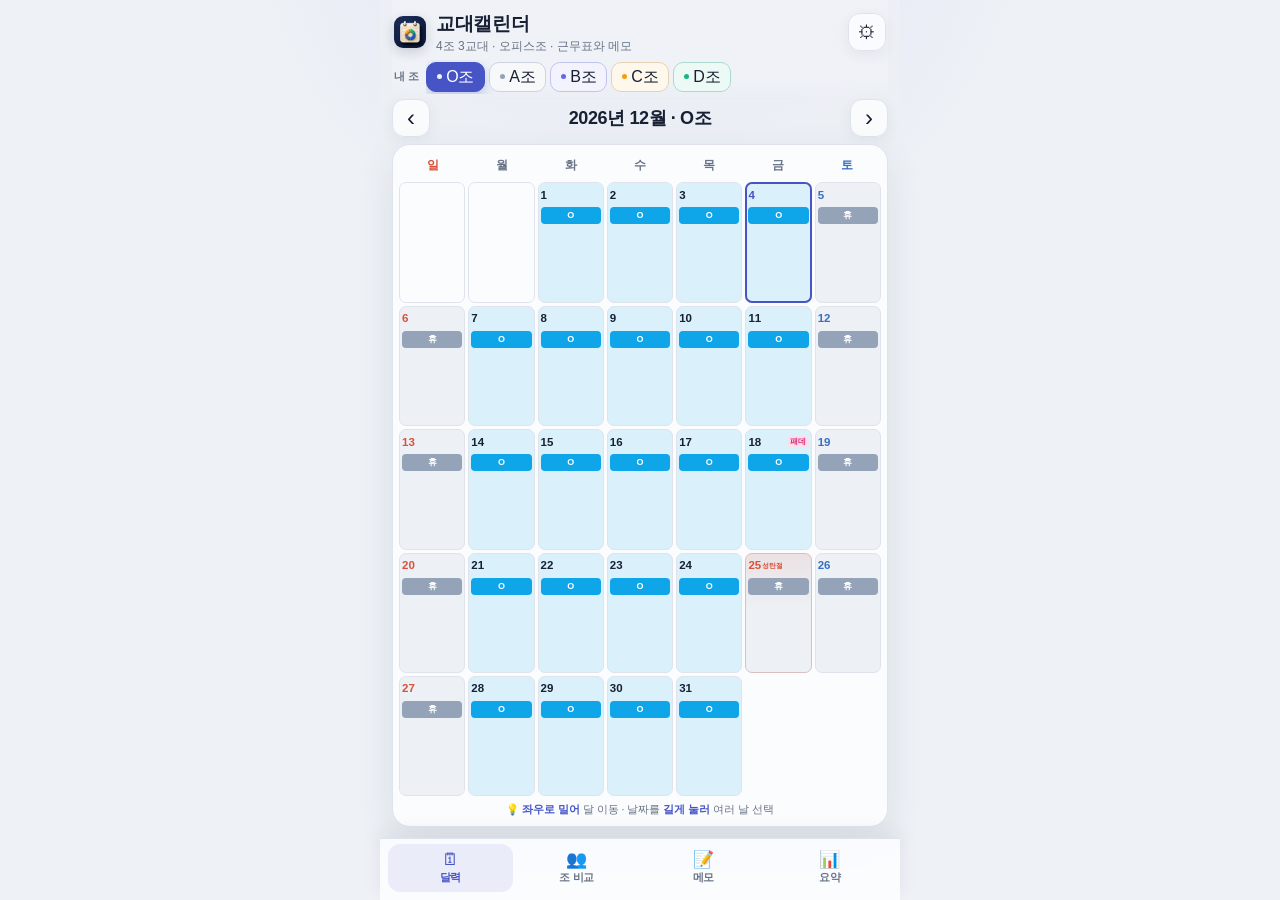
<file: index.html>
<!DOCTYPE html>
<html lang="ko">
<head>
  <meta charset="UTF-8" />
  <meta name="viewport" content="width=device-width, initial-scale=1.0, maximum-scale=1.0, user-scalable=no, viewport-fit=cover" />
  <title>교대캘린더: 교대근무자를 위한 캘린더</title>
  <meta name="description" content="교대근무자의 일정과 메모를 한눈에 보고 친구와 공유하는 교대캘린더" />
  <meta name="theme-color" content="#18233f" />
  <meta name="mobile-web-app-capable" content="yes" />
  <meta name="apple-mobile-web-app-capable" content="yes" />
  <meta name="apple-mobile-web-app-title" content="교대캘린더" />
  <meta name="apple-mobile-web-app-status-bar-style" content="default" />
  <link rel="manifest" href="manifest.json" />
  <link rel="icon" href="icons/icon-192-v2.png" />
  <link rel="apple-touch-icon" href="icons/icon-180-v2.png" />
  <link rel="stylesheet" href="style.css?v=20261128e" />
  <script>
    /* 화면이 그려지기 전에 테마를 정한다. app.js 를 기다리면 어두운 화면에서
       흰 화면이 한 번 번쩍인다. '자동'이면 기기 설정을 따른다. */
    (function(){
      var saved;
      try{ saved = localStorage.getItem('shiftcal.theme'); }catch(e){}
      var mode = (saved === 'light' || saved === 'dark') ? saved : 'auto';
      var dark = mode === 'dark' || (mode === 'auto'
        && window.matchMedia && window.matchMedia('(prefers-color-scheme: dark)').matches);
      document.documentElement.dataset.theme = dark ? 'dark' : 'light';
      document.documentElement.dataset.themeMode = mode;
    })();
  </script>
</head>
<body>
  <div class="app">
    <!-- 상단 헤더: 브랜드 줄 + 내 조 선택 줄 -->
    <header class="app-header">
      <div class="header-top">
        <div class="brand">
          <img class="brand-logo" src="icons/icon-192-v2.png" alt="" />
          <div class="brand-text">
            <h1>교대캘린더</h1>
            <p class="brand-sub">4조 3교대 · 오피스조 · 근무표와 메모</p>
          </div>
        </div>
        <button class="icon-btn" id="btnSettings" aria-label="설정">⚙</button>
      </div>
      <!-- 내 조 선택 — 다섯 개 조를 모두 왼쪽에 펼쳐 둔다(설정에서도 바꿀 수 있다) -->
      <nav class="group-bar" id="groupBar" aria-label="내 조 선택">
        <span class="group-bar-label">내 조</span>
        <div class="group-bar-chips" id="groupBarChips"></div>
      </nav>
    </header>

    <!-- 공유 보기 + 공동 메모 배너 -->
    <div class="sync-banner" id="syncBanner" hidden></div>

    <!-- 초대 링크를 브라우저로 연 친구에게만 보이는 앱 설치 안내 -->
    <div class="install-banner" id="installBanner" hidden></div>

    <!-- 월 이동 -->
    <section class="month-nav">
      <button class="icon-btn nav" id="btnPrev" aria-label="이전 달">‹</button>
      <button class="month-title" id="monthTitle">2026년 6월</button>
      <button class="icon-btn nav" id="btnNext" aria-label="다음 달">›</button>
    </section>

    <!-- 기간 선택 안내 -->
    <div class="range-banner" id="rangeBanner" hidden>
      <span id="rangeBannerText"></span>
      <button id="rangeCancel">취소</button>
    </div>

    <!-- 캘린더 (달력 탭) -->
    <main class="calendar" id="singleCalendar" data-tab-panel="calendar">
      <div class="weekdays" id="weekdays"></div>
      <div class="grid" id="grid"></div>
      <p class="cal-hint">💡 <b>좌우로 밀어</b> 달 이동 · 날짜를 <b>길게 눌러</b> 여러 날 선택</p>
    </main>

    <!-- 오늘 조별 배치 (조 비교 탭의 머리 카드) -->
    <section class="team-board" id="teamBoard" data-tab-panel="groups" hidden></section>

    <!-- 조별 가로 비교표 (조 비교 탭) -->
    <section class="all-groups-calendar" id="allGroupsCalendar" data-tab-panel="groups" hidden>
      <div class="all-groups-head">
        <div>
          <span>월간 근무 흐름</span>
          <h2>A·B·C·D·O조 비교</h2>
        </div>
        <p>좌우로 밀어서 날짜를 확인하세요</p>
      </div>
      <div class="all-groups-scroll" id="allGroupsScroll">
        <div class="all-groups-grid" id="allGroupsGrid"></div>
      </div>
      <p class="all-groups-hint">근무 칸을 누르면 해당 조의 일정과 메모를 수정할 수 있어요.</p>
    </section>

    <!-- 이번 달 메모 (메모 탭) -->
    <section class="memo-panel" id="memoPanel" data-tab-panel="memo" hidden></section>

    <!-- 이번 달 공휴일 (요약 탭) -->
    <section class="holiday-panel" id="holidayPanel" data-tab-panel="info" hidden></section>

    <!-- 오늘 · 다음 근무 · 다음 휴무 (요약 탭) -->
    <section class="today-card" id="todayCard" data-tab-panel="info" hidden></section>

    <!-- 월 요약 (요약 탭) -->
    <section class="summary" id="summary" data-tab-panel="info" hidden></section>

    <!-- 범례 (요약 탭) -->
    <section class="legend" id="legend" data-tab-panel="info" hidden></section>

    <footer class="app-footer" id="appFooter" data-tab-panel="info" hidden>
      <button class="btn-soft" id="btnToday">오늘로 이동</button>
      <div class="app-version">ver 2026.11.28</div>
    </footer>

    <!-- 하단 탭 — 한 화면을 길게 밀어 보지 않고 네 갈래로 나눠 본다 -->
    <nav class="tabbar" id="tabbar" aria-label="화면 이동">
      <button type="button" data-tab="calendar">
        <i aria-hidden="true">🗓</i><span>달력</span>
      </button>
      <button type="button" data-tab="groups">
        <i aria-hidden="true">👥</i><span>조 비교</span>
      </button>
      <button type="button" data-tab="memo">
        <i aria-hidden="true">📝</i><span>메모</span>
        <b class="tab-badge" id="memoTabBadge" hidden>0</b>
      </button>
      <button type="button" data-tab="info">
        <i aria-hidden="true">📊</i><span>요약</span>
      </button>
    </nav>
  </div>

  <!-- 날짜 편집 시트 -->
  <div class="backdrop" id="dayBackdrop" hidden></div>
  <div class="sheet" id="daySheet" hidden role="dialog" aria-modal="true">
    <div class="sheet-handle"></div>
    <div class="sheet-head">
      <h2 id="sheetDate">날짜</h2>
      <button class="icon-btn" id="btnCloseSheet" aria-label="닫기">✕</button>
    </div>
    <div class="sheet-holiday" id="sheetHoliday" hidden></div>
    <p class="sheet-hint">이 날의 근무를 선택하세요. (패턴과 다르게 바꾸면 <b>수동 변경</b>으로 표시됩니다)</p>
    <div class="memo-editor" id="memoEditor">
      <div class="memo-head">
        <label class="memo-label" for="sheetMemo">함께 보는 메모</label>
        <span class="memo-count" id="memoCount">0/80</span>
      </div>
      <textarea class="memo-input" id="sheetMemo" rows="3" placeholder="예: 교육, 비번, 연차…" maxlength="80"></textarea>
      <div class="memo-presets" id="memoPresets" aria-label="빠른 메모">
        <button type="button" data-memo="교육">교육</button>
        <button type="button" data-memo="비번">비번</button>
        <button type="button" data-memo="연차">연차</button>
        <button type="button" data-memo="병원">병원</button>
      </div>
    </div>
    <div class="sheet-section-label">근무 선택</div>
    <div class="options" id="sheetOptions"></div>
    <div class="sheet-desig" id="sheetDesig" hidden></div>
    <button class="btn-revert" id="btnRevert" hidden>↺ 패턴 값으로 되돌리기</button>
  </div>

  <!-- 설정 화면 -->
  <div class="modal" id="settingsModal" hidden role="dialog" aria-modal="true">
    <header class="modal-head">
      <button class="icon-btn" id="btnCloseSettings" aria-label="닫기">‹</button>
      <h2>설정</h2>
      <span style="width:38px"></span>
    </header>
    <div class="modal-body">

      <section class="set-section">
        <h3>화면 테마</h3>
        <p class="set-desc"><b>자동</b>은 휴대폰 설정(다크 모드)을 그대로 따릅니다. 밤 근무 때 눈이 부시면 <b>어둡게</b>를 고르세요.</p>
        <div class="set-theme-pick" id="setThemePick"></div>
      </section>

      <section class="set-section">
        <h3>내 조</h3>
        <p class="set-desc">달력·메모·요약이 모두 이 조를 기준으로 보입니다. <b>O조(오피스조)</b>는 20일 주기를 쓰지 않고 월~금 오피스 근무(09:00~18:00), 주말·공휴일은 휴무입니다. 화면 위쪽 <b>내 조</b> 줄에서도 바로 바꿀 수 있어요.</p>
        <div class="set-group-pick" id="setGroupPick"></div>
      </section>

      <section class="set-section">
        <h3>근무 종류 · 시간 · 색상</h3>
        <p class="set-desc">달력 뱃지(D·S·G…), 이름, 시간, 색을 자유롭게 바꾸세요. 맨 아래 <b>＋ 근무 종류 추가</b>로 새 근무를, 🗑 로 삭제할 수 있어요. (시간을 비우면 ‘쉬는 날’로 취급)</p>
        <div class="st-list" id="setShiftTypes"></div>
      </section>

      <section class="set-section">
        <h3>반복 패턴</h3>
        <p class="set-desc">한 주기(사이클)를 순서대로 만드세요. 이 패턴이 조별로 자동 적용됩니다. 달력에서 특정 날을 탭해 따로 바꾸면 현재 선택한 조의 그 날만 수동 변경됩니다.</p>
        <div class="pattern-chips" id="patternChips"></div>
        <div class="pattern-add" id="patternAdd"></div>
        <div class="pattern-actions">
          <button class="btn-soft" id="btnDefaultPattern">기본 패턴 넣기 (D·S·G)</button>
          <button class="btn-text-danger" id="btnClearPattern">패턴 모두 비우기</button>
        </div>
      </section>

      <section class="set-section">
        <h3>패턴 시작일</h3>
        <p class="set-desc">A조의 <b>DAY 1일차</b>가 적용되는 기준 날짜예요. 기본값은 2026년 6월 25일이 A조 GY 4일차가 되도록 맞춰져 있습니다.</p>
        <input class="date-input" id="startDate" type="date" />
      </section>

      <section class="set-section" id="baselineSection">
        <h3>✅ 수동 변경을 기본으로 확정</h3>
        <p class="set-desc">달력에서 직접 바꾼 날(우측 상단 <b>빨간 네모</b>)을 현재 조의 <b>기본 근무표로 굳혀서</b> 빨간 표시를 없앱니다. 바꾼 값은 그대로 유지되고, 친구 화면에도 깔끔하게 반영돼요. 나중에 또 바꾸면 다시 표시되고, 언제든 다시 확정할 수 있어요.</p>
        <div id="baselineBox"></div>
      </section>

      <section class="set-section" id="syncSection">
        <h3>친구와 공유하기</h3>
        <p class="set-desc">근무표를 링크로 초대해 함께 보세요. 근무표 편집은 나만 할 수 있고, 날짜별 <b>메모는 함께 작성</b>할 수 있습니다.</p>
        <div id="syncBox"></div>
      </section>

      <section class="set-section">
        <h3>데이터</h3>
        <p class="set-desc">데이터는 이 브라우저에 저장됩니다. 백업하거나 다른 기기로 옮길 때 사용하세요.</p>
        <div class="data-btns">
          <button class="btn-soft" id="btnExport">⬇ 백업 내보내기</button>
          <button class="btn-soft" id="btnImport">⬆ 불러오기</button>
          <button class="btn-text-danger" id="btnReset">전체 초기화</button>
        </div>
        <input id="importFile" type="file" accept="application/json" hidden />
        <a class="legal-link" href="privacy.html">개인정보 처리방침</a>
      </section>

      <p class="set-foot">교대캘린더 · ver 2026.11.28</p>
    </div>
  </div>

  <script src="qrcode.js?v=20260715a"></script>
  <script src="sync-config.js?v=20261128e"></script>
  <script src="sync.js?v=20261128e"></script>
  <script src="app.js?v=20261128e"></script>
  <script>
    if ('serviceWorker' in navigator && location.protocol !== 'file:') {
      window.addEventListener('load', () => {
        let refreshed = false;
        navigator.serviceWorker.addEventListener('controllerchange', () => {
          if (refreshed) return;
          refreshed = true;
          window.location.reload();
        });
        navigator.serviceWorker.register('./service-worker.js?v=20261128e', { updateViaCache:'none' })
          .then((registration) => registration.update())
          .catch((error) => console.warn('Service worker registration failed:', error));
      });
    }
  </script>
</body>
</html>
</file>
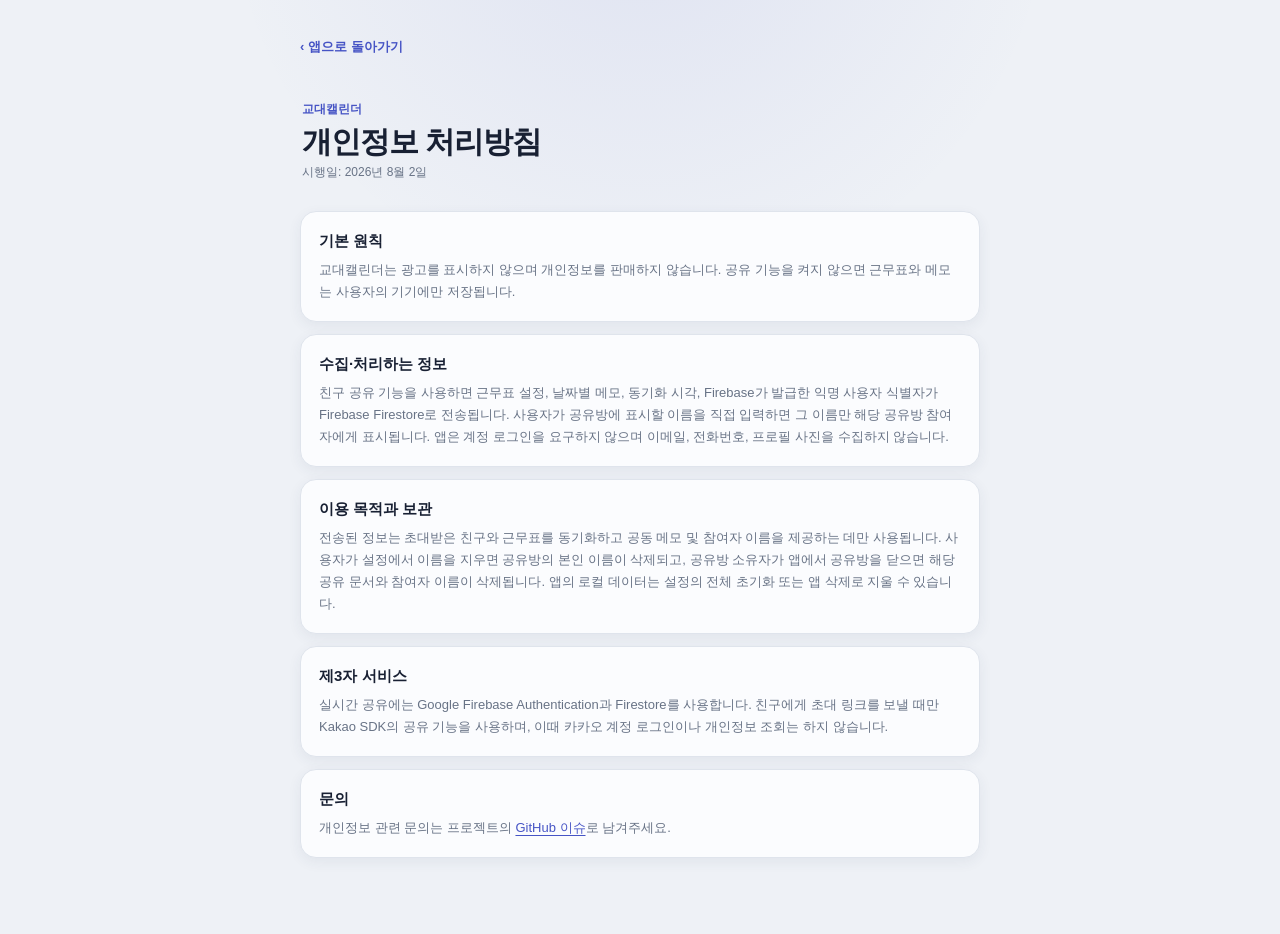
<file: privacy.html>
<!DOCTYPE html>
<html lang="ko">
<head>
  <meta charset="UTF-8" />
  <meta name="viewport" content="width=device-width, initial-scale=1.0, viewport-fit=cover" />
  <title>개인정보 처리방침 · 교대캘린더</title>
  <meta name="description" content="교대캘린더의 개인정보 처리방침" />
  <meta name="theme-color" content="#eef1f6" />
  <link rel="icon" href="icons/icon-192-v2.png" />
  <link rel="stylesheet" href="style.css?v=20260802a" />
</head>
<body>
  <main class="legal-page">
    <a class="legal-back" href="./">‹ 앱으로 돌아가기</a>
    <header class="legal-head">
      <span>교대캘린더</span>
      <h1>개인정보 처리방침</h1>
      <p>시행일: 2026년 8월 2일</p>
    </header>

    <section>
      <h2>기본 원칙</h2>
      <p>교대캘린더는 광고를 표시하지 않으며 개인정보를 판매하지 않습니다. 공유 기능을 켜지 않으면 근무표와 메모는 사용자의 기기에만 저장됩니다.</p>
    </section>

    <section>
      <h2>수집·처리하는 정보</h2>
      <p>친구 공유 기능을 사용하면 근무표 설정, 날짜별 메모, 동기화 시각, Firebase가 발급한 익명 사용자 식별자가 Firebase Firestore로 전송됩니다. 사용자가 공유방에 표시할 이름을 직접 입력하면 그 이름만 해당 공유방 참여자에게 표시됩니다. 앱은 계정 로그인을 요구하지 않으며 이메일, 전화번호, 프로필 사진을 수집하지 않습니다.</p>
    </section>

    <section>
      <h2>이용 목적과 보관</h2>
      <p>전송된 정보는 초대받은 친구와 근무표를 동기화하고 공동 메모 및 참여자 이름을 제공하는 데만 사용됩니다. 사용자가 설정에서 이름을 지우면 공유방의 본인 이름이 삭제되고, 공유방 소유자가 앱에서 공유방을 닫으면 해당 공유 문서와 참여자 이름이 삭제됩니다. 앱의 로컬 데이터는 설정의 전체 초기화 또는 앱 삭제로 지울 수 있습니다.</p>
    </section>

    <section>
      <h2>제3자 서비스</h2>
      <p>실시간 공유에는 Google Firebase Authentication과 Firestore를 사용합니다. 친구에게 초대 링크를 보낼 때만 Kakao SDK의 공유 기능을 사용하며, 이때 카카오 계정 로그인이나 개인정보 조회는 하지 않습니다.</p>
    </section>

    <section>
      <h2>문의</h2>
      <p>개인정보 관련 문의는 프로젝트의 <a href="https://github.com/makag1122-hub/shift-calendar/issues">GitHub 이슈</a>로 남겨주세요.</p>
    </section>
  </main>
</body>
</html>
</file>
<file: style.css>
:root{
  color-scheme: light;
  /* 화면 가장자리에 운영체제가 덮어쓰는 띠(상태표시줄·제스처 바)의 두께.
     갤럭시에서 화면 공유·녹화 중에는 상단 띠가 더 두꺼워진다 — 이 값이 커지는데
     달력 높이 계산이 이 값을 빼지 않으면 달력 아래가 화면 밖으로 밀려 잘린다. */
  --safe-top: env(safe-area-inset-top, 0px);
  --safe-bottom: env(safe-area-inset-bottom, 0px);
  --bg: #eef1f6;
  --card: #fbfcfe;
  --surface: #ffffff;          /* 카드 위에 또 얹는 흰 면 */
  --surface-2: #f3f5f9;        /* 옅은 회색 칸(빈 배지, 눌림 상태) */
  --mix: #ffffff;              /* color-mix 로 색을 옅게 풀 때의 바탕 */
  --ink: #182033;
  --ink-soft: #687386;
  --ink-faint: #b6bccb;        /* 보조 설명 · 글자 수 표시 */
  --memo-ink: #596274;         /* 달력 칸 메모 — 색 깔린 칸 위에서도 읽혀야 한다 */
  --line: #dfe4ec;
  --brand: #4654c5;
  --sun: #d9513b;
  --sat: #376fc3;
  --danger: #dc2626;
  --ok: #0d9488;
  --warn: #b45309;
  /* 브랜드·강조색을 꽉 채운 칸 위에 얹는 글자.
     어두운 화면에서는 강조색이 밝아지므로 흰 글자 대신 검은 글자라야 읽힌다. */
  --on-accent: #ffffff;
  --fam: #db2777;              /* 패밀리데이 — 어두운 화면에선 한 단계 밝혀야 읽힌다 */
  /* 알림 상자 세 벌(바탕 · 테두리 · 글자) */
  --warn-bg: #fff7ed;  --warn-line: #fed7aa;  --warn-ink: #9a3412;
  --err-bg:  #fee2e2;  --err-line:  #fecaca;  --err-ink:  #b91c1c;
  --ok-bg:   #dcfce7;  --ok-line:   #bbf7d0;  --ok-ink:   #166534;
  --radius: 18px;
  --shadow: 0 14px 38px rgba(42,53,85,.09);
  --shadow-sm: 0 4px 14px rgba(42,53,85,.065);
  /* 하단 탭이 차지하는 높이 — 달력 칸 높이 계산과 본문 아래 여백이 함께 쓴다 */
  --tabbar-h: 62px;
}

/*
 * 어두운 화면.
 * 설정의 '자동'은 app.js가 기기 설정을 읽어 data-theme 을 직접 light/dark 로 정해 주므로,
 * 여기서는 dark 한 벌만 있으면 된다(같은 값을 미디어쿼리에 또 적지 않아도 된다).
 * 바탕이 어두워지면 보라·빨강·초록은 그대로 두면 탁해 보이므로 한 단계씩 밝힌다.
 */
:root[data-theme="dark"]{
  color-scheme: dark;
  --bg: #10131b;
  --card: #1a1f2b;
  --surface: #222838;
  --surface-2: #171c26;
  --mix: #1d222f;
  --ink: #e9edf6;
  --ink-soft: #9aa5ba;
  --ink-faint: #6d7788;
  --memo-ink: #c3ccdd;
  --line: #2c3344;
  --brand: #8f9aef;
  --sun: #ff8f7a;
  --sat: #85b4f2;
  --danger: #f87171;
  --ok: #2dd4bf;
  --warn: #fbbf24;
  --on-accent: #141828;
  --fam: #f472b6;
  --warn-bg: rgba(251,191,36,.12);  --warn-line: rgba(251,191,36,.3);  --warn-ink: #fcd34d;
  --err-bg:  rgba(248,113,113,.13); --err-line:  rgba(248,113,113,.3); --err-ink:  #fca5a5;
  --ok-bg:   rgba(45,212,191,.13);  --ok-line:   rgba(45,212,191,.3);  --ok-ink:   #5eead4;
  --shadow: 0 14px 38px rgba(0,0,0,.42);
  --shadow-sm: 0 4px 14px rgba(0,0,0,.32);
}

*{ box-sizing:border-box; -webkit-tap-highlight-color: transparent; }
html,body{ margin:0; padding:0; scroll-behavior:smooth; }
body{
  background:
    radial-gradient(circle at 50% -12%, color-mix(in srgb, var(--brand) 9%, transparent), transparent 34%),
    var(--bg);
  color: var(--ink);
  font-family: "Pretendard Variable", Pretendard, "SUIT Variable", SUIT, -apple-system, BlinkMacSystemFont, "Segoe UI", "Malgun Gothic", sans-serif;
  -webkit-font-smoothing: antialiased;
  line-height: 1.45;
}
button, input, textarea{ font:inherit; }
button, input, textarea{ transition:border-color .18s ease, background-color .18s ease, color .18s ease, box-shadow .18s ease, transform .12s ease; }
button:focus-visible, input:focus-visible, textarea:focus-visible{
  outline:3px solid color-mix(in srgb, var(--brand) 28%, transparent);
  outline-offset:2px;
}

.app{
  max-width: 520px;
  margin: 0 auto;
  min-height: 100dvh;
  background: color-mix(in srgb, var(--bg) 72%, transparent);
  padding: 0 12px calc(var(--tabbar-h) + var(--safe-bottom) + 6px);
  display: flex;
  flex-direction: column;
}

/* 헤더 */
.app-header{
  position: sticky; top:0; z-index: 5;
  display:flex; flex-direction:column; gap:7px;
  padding: calc(10px + var(--safe-top)) 2px 7px;
  background: linear-gradient(color-mix(in srgb, var(--bg) 97%, transparent) 84%, transparent);
  backdrop-filter:blur(12px);
}
.header-top{
  display:flex; align-items:center; justify-content:space-between; gap:8px;
}

/* 내 조 선택 — 다섯 조를 모두 왼쪽에 펼쳐 둔다.
   예전의 '내 조 / 전체' 토글은 머리글 가운데에 떠 있어 무엇을 고르는 자리인지
   읽히지 않았다. 보기 전환은 아래 탭이 맡고, 이 줄은 조 선택만 맡는다. */
.group-bar{
  display:flex; align-items:center; gap:8px;
  min-width:0;
  margin:0;
}
.group-bar-label{
  flex:none;
  font-size:10.5px; font-weight:850; letter-spacing:-.2px;
  color:var(--ink-soft);
}
.group-bar-chips{
  display:flex; align-items:center; gap:4px;
  min-width:0;
  overflow-x:auto;
  scrollbar-width:none;
  -webkit-overflow-scrolling:touch;
  padding:2px 2px 2px 0;
  margin:-2px 0;
}
.group-bar-chips::-webkit-scrollbar{ display:none; }
.group-chip{
  flex:none;
  position:relative;
  min-width:40px; min-height:30px;
  padding:0 10px;
  border:1px solid color-mix(in srgb, var(--c, var(--brand)) 26%, var(--line));
  border-radius:10px;
  background:color-mix(in srgb, var(--c, var(--brand)) 8%, var(--mix));
  color:var(--ink);
  font:850 12.5px/1 inherit;
  letter-spacing:-.3px;
  cursor:pointer;
  display:flex; align-items:center; justify-content:center; gap:4px;
}
/* 오늘 근무를 점으로 같이 알려 준다 — 조를 바꾸지 않고도 누가 뭘 하는지 보인다 */
.group-chip i{
  flex:none;
  width:5px; height:5px; border-radius:50%;
  background:var(--c, var(--brand));
}
.group-chip.active{
  background:var(--brand);
  border-color:var(--brand);
  color:var(--on-accent);
  box-shadow:0 4px 12px rgba(70,84,197,.28);
}
.group-chip.active i{ background:color-mix(in srgb, var(--on-accent) 92%, transparent); }
.group-chip:active{ transform:scale(.96); }
.brand{ display:flex; align-items:center; gap:10px; min-width:0; }
.brand-logo{
  display:block;
  width:32px;
  height:32px;
  border-radius:9px;
  box-shadow:0 4px 12px rgba(24,35,63,.18);
}
.brand-text h1{ font-size: 19px; margin:0; letter-spacing:-.3px; }
.brand-sub{ margin:0; font-size: 12px; color: var(--ink-soft); }

.icon-btn{
  border:1px solid var(--line); background: color-mix(in srgb, var(--card) 92%, transparent); color: var(--ink);
  width: 38px; height: 38px; border-radius: 12px;
  font-size: 18px; cursor:pointer; box-shadow: var(--shadow-sm);
  display:flex; align-items:center; justify-content:center;
}
.icon-btn:active{ transform: scale(.94); }
.icon-btn.nav{ font-size: 24px; }

/* 오늘 조별 배치 */
.team-board{
  background: var(--card);
  border-radius: var(--radius);
  box-shadow: var(--shadow-sm);
  padding: 12px;
  margin: 0 0 10px;
}
.team-head{
  width:100%;
  display:flex; align-items:center; justify-content:space-between;
  gap: 10px; margin: -4px 0 9px;
  padding: 4px 0;
  border:0; background:transparent;
  font-family:inherit; text-align:left; cursor:pointer;
  font-size: 12.5px; color: var(--ink-soft); font-weight:700;
}
.team-head b{ color: var(--ink); font-size: 11.5px; font-weight:800; }
.team-head-main{ display:flex; align-items:baseline; gap:7px; min-width:0; }
.team-head-peek{
  min-width:0; overflow:hidden; text-overflow:ellipsis; white-space:nowrap;
  color:var(--brand); font-size:11.5px; font-weight:850; font-style:normal;
}
.team-caret{
  flex:none; margin-left:-2px; color:var(--ink-soft); font-size:10px; line-height:1;
  transform:rotate(180deg);            /* 펼쳐져 있을 땐 위를 가리킨다 */
  transition:transform .28s ease;
}
.team-head b{ flex:none; }

/* 접기·펼치기 — 높이를 0fr ↔ 1fr 로 바꿔 스르륵 움직인다.
   display:none 이나 hidden 으로는 중간 높이가 없어 전환이 생기지 않는다. */
.team-grid-wrap{
  display:grid;
  grid-template-rows:1fr;
  transition:grid-template-rows .28s ease, opacity .22s ease, margin-top .28s ease;
  opacity:1;
}
.team-grid-wrap > .team-grid{ overflow:hidden; min-height:0; }
.team-board{ transition:padding-bottom .28s ease; }
.team-head{ transition:margin-bottom .28s ease; }
.team-head-peek{ display:none; }
.th-short{ display:none; }

.team-board.collapsed .team-grid-wrap{ grid-template-rows:0fr; opacity:0; margin-top:-2px; }
.team-board.collapsed .team-caret{ transform:rotate(0deg); }
.team-board.collapsed .team-head{ margin-bottom:0; }
.team-board.collapsed .team-head-peek{ display:inline; }
.team-board.collapsed .th-long{ display:none; }
.team-board.collapsed .th-short{ display:inline; }
.team-board.collapsed{ padding-bottom: 8px; }

@media (prefers-reduced-motion: reduce){
  .team-grid-wrap, .team-caret, .team-board, .team-head{ transition:none; }
}
/* 조가 몇이든 한 줄에 둔다. 폰에서 두 줄로 접히면 '오늘 배치'가 화면을 너무 먹는다. */
.team-grid{ display:grid; grid-template-columns: repeat(5,1fr); gap: 7px; min-width:0; }
.team-item{
  min-width: 0;
  min-height: 62px;
  border: 1px solid color-mix(in srgb, var(--c) 30%, var(--line));
  font-family: inherit;
  cursor: pointer;
  background: color-mix(in srgb, var(--c) 10%, var(--mix));
  border-left: 4px solid var(--c);
  border-radius: 10px;
  padding: 8px 7px;
  display:grid;
  grid-template-rows: 17px 14px 14px;
  align-content:center;
  align-items:center;
  gap:1px;
  text-align: left;
}
.team-item.active{
  outline:2px solid var(--brand);
  outline-offset:-2px;
  min-height:74px;
  grid-template-rows:17px 14px 14px 13px;
}
.team-item:active{ transform: scale(.97); }
.team-shift, .team-day, .team-time{
  width:100%;
  overflow:hidden;
  text-overflow:ellipsis;
  white-space:nowrap;
}
.team-shift{ font-size: 11px; color: var(--ink-soft); font-weight:700; line-height:1.1; }
.team-item strong{ width:100%; font-size: 15px; color: var(--ink); line-height:1.15; }
.team-day{ font-size: 10.5px; color: var(--ink-soft); font-weight:700; line-height:1.1; }
.team-time{
  font-size:9px;
  color:var(--brand);
  font-weight:850;
  line-height:1.15;
}

/* 폭이 좁아지면 줄을 늘리는 대신 칸을 줄인다. 다섯 칸이 한 줄에 들어가야 한다. */
@media (max-width: 620px){
  .team-grid{ gap: 5px; }
  .team-item{ min-height:58px; padding:7px 4px; border-left-width:3px; grid-template-rows:15px 13px 12px; }
  .team-item.active{ min-height:70px; grid-template-rows:15px 13px 12px 12px; }
  .team-item strong{ font-size:13px; }
  .team-shift{ font-size:10px; }
  .team-day{ font-size:9.5px; }
  .team-time{ font-size:8px; letter-spacing:-.4px; }
}
@media (max-width: 400px){
  .team-grid{ gap: 4px; }
  .team-item{ padding:6px 3px; border-left-width:3px; }
  .team-item strong{ font-size:12.5px; }
  .team-shift{ font-size:9.5px; }
  .team-day{ font-size:9px; }
}


/* 월 이동 */
.month-nav{
  display:flex; align-items:center; justify-content:space-between;
  margin-bottom: 7px;
  /* 가로로 미는 동작은 달 넘기기다 — 브라우저가 스크롤로 가져가면
     pointermove 가 끊겨 제스처가 통째로 사라진다. 세로만 내준다. */
  touch-action: pan-y;
}
.month-title{
  border:none; background:transparent; font-size: 18px; font-weight: 800;
  letter-spacing: -.4px; cursor:pointer; color: var(--ink);
}

/* 기간 선택 */
.range-banner{
  display:flex; align-items:center; justify-content:space-between; gap:10px;
  background: var(--brand); color:var(--on-accent); border-radius:12px;
  padding: 9px 14px; margin: 0 0 10px; font-size: 12.5px; font-weight:700;
  box-shadow: var(--shadow);
}
.range-banner button{ border:none; background:color-mix(in srgb, var(--on-accent) 25%, transparent); color:var(--on-accent); border-radius:8px; padding:5px 12px; font-size:12px; font-weight:700; cursor:pointer; }
.cal-hint{ text-align:center; font-size:10.5px; color:var(--ink-soft); margin:6px 2px 0; }
.cal-hint b{ color:var(--brand); }

/* 조별 가로 비교표 (행 수 = 조 개수) */
.all-groups-calendar{
  overflow:hidden;
  background:var(--card);
  border:1px solid var(--line);
  border-radius:var(--radius);
  box-shadow:var(--shadow);
  padding:13px 0 11px;
}
.all-groups-head{
  display:flex;
  align-items:flex-end;
  justify-content:space-between;
  gap:14px;
  padding:0 14px 11px;
}
.all-groups-head span{
  display:block;
  margin-bottom:2px;
  color:var(--ink-soft);
  font-size:10.5px;
  font-weight:800;
  letter-spacing:.04em;
}
.all-groups-head h2{
  margin:0;
  color:var(--ink);
  font-size:16px;
  line-height:1.2;
  letter-spacing:-.35px;
}
.all-groups-head p{
  max-width:145px;
  margin:0;
  color:var(--ink-soft);
  font-size:10.5px;
  line-height:1.35;
  font-weight:700;
  text-align:right;
  text-wrap:balance;
}
.all-groups-scroll{
  width:100%;
  overflow-x:auto;
  overscroll-behavior-inline:contain;
  scrollbar-width:thin;
  scrollbar-color:var(--ink-faint) transparent;
}
.all-groups-grid{
  --days:31;
  display:grid;
  grid-template-columns:52px repeat(var(--days), 51px);
  grid-template-rows:28px repeat(var(--rows, 5), 68px);
  width:max-content;
  min-width:100%;
  padding:0 10px 4px 0;
  font-variant-numeric:tabular-nums;
}
.all-groups-corner,
.all-group-label{
  position:sticky;
  left:0;
  z-index:2;
  display:flex;
  align-items:center;
  justify-content:center;
  border:0;
  border-right:1px solid var(--line);
  background:var(--card);
  color:var(--ink-soft);
  font-family:inherit;
}
.all-groups-corner{
  z-index:3;
  font-size:10px;
  font-weight:850;
}
.all-group-label{
  margin:0;
  color:var(--ink);
  font-size:13px;
  font-weight:900;
  cursor:pointer;
}
.all-group-label.active{
  color:var(--brand);
  background:color-mix(in srgb, var(--brand) 8%, var(--mix));
  box-shadow:inset 3px 0 0 var(--brand);
}
.all-date-head{
  display:flex;
  flex-direction:column;
  align-items:center;
  justify-content:center;
  gap:0;
  min-width:0;
  padding:0 2px;
  border-bottom:1px solid var(--line);
  color:var(--ink-soft);
  font-size:9.5px;
  font-weight:850;
  line-height:1.15;
}
.all-date-head small{
  max-width:100%;
  overflow:hidden;
  text-overflow:ellipsis;
  white-space:nowrap;
  color:var(--ink-faint);
  font-size:7px;
  font-weight:800;
}
.all-date-head.hol{ background:color-mix(in srgb, var(--sun) 7%, transparent); }
.all-date-head.hol small{ color:var(--sun); }
.all-date-head.sun{ color:var(--sun); }
.all-date-head.sat{ color:var(--sat); }
.all-date-head.today{
  border-radius:6px 6px 0 0;
  background:color-mix(in srgb, var(--brand) 10%, var(--mix));
  color:var(--brand);
}
.all-group-cell{
  --c:#94a3b8;
  position:relative;
  min-width:0;
  margin:3px 2px;
  border:1px solid color-mix(in srgb, var(--c) 24%, var(--line));
  border-radius:7px;
  background:color-mix(in srgb, var(--c) 10%, var(--mix));
  color:var(--ink);
  font-family:inherit;
  cursor:pointer;
  overflow:hidden;
  transition:transform .12s ease, border-color .18s ease, box-shadow .18s ease;
}
.all-group-cell:hover{
  border-color:color-mix(in srgb, var(--c) 58%, var(--line));
  box-shadow:0 4px 10px color-mix(in srgb, var(--c) 12%, transparent);
}
.all-group-cell:active{ transform:scale(.95); }
.all-group-cell:focus-visible{
  outline:2px solid var(--brand);
  outline-offset:-1px;
}
.all-group-cell.today{
  outline:2px solid var(--brand);
  outline-offset:-2px;
}
.all-shift{
  position:absolute;
  top:9px;
  left:4px;
  right:4px;
  display:flex;
  align-items:center;
  justify-content:center;
  height:22px;
  border-radius:5px;
  background:var(--c);
  color:#fff;
  font-size:9px;
  line-height:1;
  font-weight:900;
}
.all-tag{
  position:absolute;
  top:34px;
  left:4px;
  right:4px;
  overflow:hidden;
  color:var(--tag);
  font-size:7px;
  line-height:1.2;
  font-weight:900;
  text-align:center;
  text-overflow:ellipsis;
  white-space:nowrap;
}
.all-memo{
  position:absolute;
  left:5px;
  right:5px;
  bottom:5px;
  overflow:hidden;
  color:var(--ink-soft);
  font-size:7.5px;
  line-height:1.15;
  font-weight:750;
  text-align:left;
  text-overflow:ellipsis;
  white-space:nowrap;
}
.all-memo::before{
  content:"";
  display:inline-block;
  width:4px;
  height:4px;
  margin-right:3px;
  border-radius:50%;
  background:#e19325;
  vertical-align:1px;
}
.all-groups-hint{
  margin:7px 14px 0;
  color:var(--ink-soft);
  font-size:10.5px;
  line-height:1.4;
  font-weight:700;
}

/* 캘린더 */
.calendar{
  background:var(--card);
  border:1px solid var(--line);
  border-radius:var(--radius);
  box-shadow:var(--shadow);
  padding:8px 6px 8px;
  /* .month-nav 와 같은 이유 — 가로 제스처는 달 넘기기로 쓴다. */
  touch-action: pan-y;
  /* 미는 동안 날짜판이 카드 밖으로 나가는 부분을 카드가 잘라 준다. */
  overflow: hidden;
}
.weekdays{ display:grid; grid-template-columns: repeat(7,1fr); margin-bottom: 4px; }
.wd{ text-align:center; font-size: 12px; color: var(--ink-soft); padding: 4px 0; font-weight:600; }
.wd.sun{ color: var(--sun); }
.wd.sat{ color: var(--sat); }

.grid{
  /* 한 칸 높이를 화면 높이에서 끌어온다.
     184px = 달력 위아래가 늘 차지하는 자리(머리글·월 이동·요일줄·안내문·카드 여백),
     --rows = 그 달이 실제로 쓰는 줄 수(달마다 5 또는 6, app.js가 넣어 준다).
     줄 사이 간격까지 빼고 나눠, 첫 화면이 달력으로 꽉 차되 넘치지는 않게 한다.
     화면이 작은 폰에서는 아래 한계값까지만 줄어들어 글씨가 읽히는 선을 지킨다. */
  --rows: 6;
  /* 224px = 머리글 두 줄 · 월 이동 · 요일줄 · 안내문 · 카드 여백.
     달력 탭에는 이제 달력만 있으므로(공휴일·요약·범례는 다른 탭) 상한을 128px로 올렸다. */
  --cell-h: clamp(56px, calc((100dvh - 224px - var(--safe-top) - var(--safe-bottom) - var(--tabbar-h) - (var(--rows) - 1) * 3px) / var(--rows)), 128px);
  --cell-shift-h: 17px;   /* 칸이 커져도 근무 칩 높이는 그대로 — 늘어난 자리는 메모가 쓴다 */
  --cell-row-gap: 4px;
  display:grid;
  grid-template-columns: repeat(7,1fr);
  grid-auto-rows: var(--cell-h);
  gap: 3px;
}
.cell{
  position: relative;
  border:1px solid var(--line);
  background:var(--tint, transparent);
  border-radius:7px;
  min-height: 0;
  height: var(--cell-h);
  padding:4px 2px 3px;
  display:grid;
  grid-template-columns:minmax(0,1fr);
  grid-template-rows:16px var(--cell-shift-h) minmax(0,1fr);
  align-content:start;
  justify-items:center;
  gap:var(--cell-row-gap);
  cursor:pointer; font-family: inherit;
  transition:transform .12s ease, border-color .18s ease, box-shadow .18s ease;
  overflow:hidden;
  user-select:none; -webkit-user-select:none; -webkit-touch-callout:none;
}
.cell:hover{ border-color:color-mix(in srgb, var(--brand) 24%, var(--line)); }
.cell:active{ transform: scale(.96); }
/* 미는 중에는 칸이 눌린 것처럼 보이지 않게 하고, 글자가 끌려 선택되지 않게 한다. */
.grid.swiping{ cursor: grabbing; }
.grid.swiping .cell:active{ transform: none; }
.grid.swiping, .grid.swiping *{ user-select: none; -webkit-user-select: none; }
@media (prefers-reduced-motion: reduce){
  /* 모션을 줄여 달라고 한 사람에게는 따라오는 움직임 없이 달만 바뀐다
     (app.js 도 같은 설정을 보고 애니메이션을 건너뛴다). */
  .grid{ transition: none !important; }
}
.cell.empty{ background: transparent; pointer-events:none; }
.cell.has-memo{
  background:
    linear-gradient(180deg, color-mix(in srgb, var(--surface) 55%, transparent), color-mix(in srgb, var(--surface) 12%, transparent) 52%),
    var(--tint, transparent);
}
.dnum{
  grid-column:1;
  justify-self:start;
  align-self:center;
  font-size:11.5px;
  line-height:15px;
  font-weight:800;
  color: var(--ink);
}
.dnum.sun{ color: var(--sun); }
.dnum.sat{ color: var(--sat); }
/* 날짜 + 공휴일 이름 한 줄 */
.cell-top{
  grid-row:1; grid-column:1;
  display:grid;
  grid-template-columns:auto minmax(0,1fr) auto;
  align-items:center;
  gap:1px;
  width:100%; min-width:0; height:16px;
}
/* 공휴일: 날짜 옆에 이름을 작게 적고, 칸 바탕에도 옅은 빨간 기운을 준다.
   (칸이 좁아 긴 이름은 줄임표로 잘리고, 전체 이름은 달력 아래 목록·날짜 상세에 나온다) */
.cell-hol{
  grid-column:2;
  justify-self:start;
  align-self:center;
  min-width:0;
  max-width:100%;
  overflow:hidden;
  text-overflow:ellipsis;
  white-space:nowrap;
  font-size:7px;
  font-weight:800;
  line-height:1;
  letter-spacing:-.3px;
  color:var(--sun);
  pointer-events:none;
}
/* 태그(지근·지휴·특근)가 있는 칸은 자리가 없다 — 이름 대신 빨간 날짜·바탕으로만 알리고,
   전체 이름은 달력 아래 '이번 달 공휴일' 목록에서 읽는다. */
.cell.has-tag .cell-hol{ display:none; }
.cell.is-holiday{
  border-color:color-mix(in srgb, var(--sun) 26%, var(--line));
  background:
    linear-gradient(180deg, color-mix(in srgb, var(--sun) 9%, transparent), transparent 46%),
    var(--tint, transparent);
}
.cell.is-holiday.has-memo{
  background:
    linear-gradient(180deg, color-mix(in srgb, var(--sun) 9%, transparent), transparent 46%),
    linear-gradient(180deg, color-mix(in srgb, var(--surface) 55%, transparent), color-mix(in srgb, var(--surface) 12%, transparent) 52%),
    var(--tint, transparent);
}
/* 명절 편성(정규 패턴과 다른 날): 위쪽 보라 라인 */
.cell.is-special{ box-shadow:inset 0 3px 0 rgba(70,84,197,.52); }
/* 6일 이상 연속근무: 아래쪽 주황 라인 */
.cell.long-run{ box-shadow: inset 0 -3px 0 rgba(245,158,11,.7); }
.cell.is-special.long-run{ box-shadow: inset 0 3px 0 rgba(99,102,241,.55), inset 0 -3px 0 rgba(245,158,11,.7); }
.badge{
  grid-column:1;
  align-self:center;
  display:flex;
  grid-row:2;
  justify-self:stretch;
  width:auto;
  max-width:none;
  height:var(--cell-shift-h);
  align-items:center;
  justify-content:center;
  background:var(--shift);
  color:#fff; font-size:9px; font-weight:850;
  line-height:1;
  padding: 0 2px; text-align:center;
  border-radius:4px; letter-spacing:-.15px;
  overflow:hidden; text-overflow:ellipsis; white-space:nowrap;
}
.badge.none{ background: var(--surface-2); color:var(--ink-faint); }
.cell.today{ outline: 2px solid var(--brand); outline-offset: -2px; }
.cell.today .dnum{ color: var(--brand); font-weight: 800; }

.dot-ov{
  position:absolute;
  right:2px;
  bottom:2px;
  width:5px;
  height:5px;
  border-radius:2px;
  background:#e15454;
  box-shadow:0 0 0 1px color-mix(in srgb, var(--card) 80%, transparent);
}
.fam-mark{
  grid-column:3;
  justify-self:end;
  align-self:center;
  flex:none;
  padding:0 3px;
  border-radius:4px;
  background:color-mix(in srgb, var(--fam) 14%, var(--mix));
  color:var(--fam);
  font-size:7.5px;
  font-weight:900;
  line-height:12px;
  letter-spacing:-.3px;
  white-space:nowrap;
  pointer-events:none;
}
/* 정산 태그가 있는 날은 그쪽이 먼저다 — 한 자리를 둘이 쓸 수 없다. */
.cell.has-tag .fam-mark{ display:none; }
.memo-pin{
  display:none;
}
.tag-teuk{ display:inline-block; white-space:nowrap;
  font-size:9px; font-weight:800; color:#fff; background:#dc2626;
  padding:0 6px; border-radius:0; line-height:1.6; letter-spacing:-.3px; }
.cell-tag{
  grid-column:3;
  justify-self:end;
  display:flex;
  align-items:center;
  justify-content:center;
  min-width:18px;
  max-width:23px;
  height:13px;
  white-space:nowrap;
  font-size:7.5px;
  font-weight:900;
  color:var(--tag);
  background:color-mix(in srgb, var(--tag) 12%, var(--mix));
  border:1px solid color-mix(in srgb, var(--tag) 35%, var(--mix));
  padding:0 2px;
  border-radius:4px;
  line-height:1;
  letter-spacing:-.45px;
  overflow:hidden; text-overflow:ellipsis;
}
.cell-memo{
  grid-column:1;
  grid-row:3;
  align-self:stretch;
  display:-webkit-box;
  justify-self:stretch;
  width:auto; max-width:none; min-width:0;
  height:100%;
  background:color-mix(in srgb, var(--surface) 34%, transparent);
  border:0;
  color:var(--memo-ink);
  border-radius:3px;
  font-size:8px;
  line-height:10.5px;
  font-weight:750;
  padding:3px 2px 2px;
  text-align:left;
  overflow:hidden;
  text-overflow:ellipsis;
  white-space:normal;
  word-break:keep-all;
  overflow-wrap:anywhere;
  -webkit-box-orient:vertical;
  /* 2줄로 박아 두면 칸을 키워도 세 줄째부터 "…"로 잘린다.
     app.js가 칸 높이를 재서 들어가는 줄 수만큼 넣어 준다. */
  -webkit-line-clamp:var(--memo-lines, 2);
  line-clamp:var(--memo-lines, 2);
}
/* 며칠에 걸친 일정 — 칸마다 따로 뜨지 않고 하나의 띠로 이어져 보인다.
   띠는 칸의 옆 여백과 칸 사이 틈(2px 여백 + 3px 간격)을 가로질러야 한다.
   칸은 뒤에 오는 형제가 위에 그려지므로, 띠에 z-index 를 주지 않으면
   다음 칸의 바탕에 가려 끊겨 보인다. */
/* 칸은 둥근 모서리 안에 내용을 가두려고 overflow:hidden 을 쓴다. 띠가 지나가는
   칸만 그것을 푼다 — 안 그러면 음수 여백이 칸 경계에서 잘려 띠가 끊겨 보인다.
   칸 안의 다른 내용은 저마다 제 영역에서 이미 잘리므로 새어 나오지 않는다. */
.cell.memo-joins{ overflow:visible; }
/* 날짜 시트에서 "이건 여러 날짜리 일정의 하루" 라고 알리는 줄 */
.sh-span{
  display:inline-block;
  background:color-mix(in srgb, var(--brand) 14%, transparent);
  color:var(--brand);
  border-radius:6px;
  padding:2px 7px;
  font-weight:800;
}
.cell-memo.memo-run{
  position:relative;
  z-index:1;
  background:color-mix(in srgb, var(--brand) 20%, var(--surface));
  color:var(--ink);
}
.cell-memo.memo-run.joins-left{
  margin-left:-5px;
  padding-left:5px;
  border-top-left-radius:0;
  border-bottom-left-radius:0;
}
.cell-memo.memo-run.joins-right{
  margin-right:-5px;
  padding-right:5px;
  border-top-right-radius:0;
  border-bottom-right-radius:0;
}
/* 글을 쓰지 않는 가운데 칸 — 띠만 지나간다. */
.cell-memo.memo-run.run-quiet{ color:transparent; }
.cell-memo-slot{
  grid-column:1;
  grid-row:3;
  display:block;
  min-width:0;
}
.cell.range-anchor{ outline: 2px solid var(--brand); outline-offset:-2px; }
.cell.range-sel{ outline: 2px dashed var(--brand); outline-offset:-2px; background: color-mix(in srgb, var(--brand) 14%, transparent); }

@media (max-width: 430px){
  .app{ padding-left:9px; padding-right:9px; }
  .calendar{ padding-inline:5px; }
  /* 머리글이 두 줄(브랜드 + 내 조)이 되었으니 설명줄은 접는다. 제목만으로 충분하다. */
  .brand-sub{ display:none; }
  .brand-logo{ width:28px; height:28px; }
  .brand-text h1{ font-size:17px; }
  .icon-btn{ width:34px; height:34px; font-size:16px; }
}
@media (max-width: 380px){
  :root{ --tabbar-h:58px; }
  .tabbar button{ min-height:44px; }
  .tabbar button i{ font-size:15.5px; }
  .tabbar button span{ font-size:9.5px; }
  .group-chip{ min-width:37px; padding:0 8px; font-size:12px; }
  .team-board{ padding:10px; }
  .team-grid{ gap:5px; }
  .team-item{ min-height:58px; padding:7px 6px; }
  .grid{
    --cell-h: clamp(52px, calc((100dvh - 206px - var(--safe-top) - var(--safe-bottom) - var(--tabbar-h) - (var(--rows) - 1) * 2px) / var(--rows)), 112px);
    --cell-shift-h:16px; --cell-row-gap:3px; gap:2px;
  }
  .cell{ border-radius:6px; padding-inline:2px; }
  .badge{ font-size:8.5px; }
  .cell-tag{ font-size:7px; }
  .cell-memo{ font-size:7.5px; line-height:10px; padding-inline:3px 2px; }
}

/* 메모 */
/* 이번 달 공휴일 목록 — 달력 칸에서 잘린 이름을 여기서 또렷하게 읽는다 */
.holiday-panel{
  display:flex;
  flex-wrap:wrap;
  align-items:center;
  gap:6px 8px;
  background:color-mix(in srgb, var(--sun) 7%, var(--mix));
  border:1px solid color-mix(in srgb, var(--sun) 22%, var(--line));
  border-radius:var(--radius);
  box-shadow:var(--shadow-sm);
  padding:9px 12px;
  margin:10px 0 0;
}
.holiday-panel .hol-title{
  color:var(--sun);
  font-size:11px;
  font-weight:900;
  letter-spacing:-.2px;
}
.holiday-panel .hol-item{
  display:inline-flex;
  align-items:baseline;
  gap:4px;
  background:var(--surface);
  border:1px solid color-mix(in srgb, var(--sun) 20%, var(--line));
  border-radius:999px;
  padding:3px 9px;
  color:var(--ink);
  font-size:11.5px;
  font-weight:700;
  white-space:nowrap;
}
.holiday-panel .hol-item b{
  color:var(--sun);
  font-size:11px;
  font-weight:900;
  font-variant-numeric:tabular-nums;
}

.memo-panel{
  background:var(--card);
  border:1px solid var(--line);
  border-radius:var(--radius);
  box-shadow:var(--shadow-sm);
  padding:12px;
  margin:12px 0 0;
}
.memo-panel-head{
  display:flex; align-items:flex-start; justify-content:space-between;
  gap:12px; margin-bottom:10px;
}
.memo-panel-head h2{ margin:1px 0 0; font-size:15px; letter-spacing:-.2px; }
.memo-panel-head b{
  color:var(--ink-soft);
  padding:2px 0;
  font-size:12px;
  white-space:nowrap;
}
.memo-eyebrow{
  display:block; color:var(--ink-soft); font-size:11.5px; font-weight:800;
}
.memo-list{
  display:flex;
  flex-direction:column;
  border-top:1px solid var(--line);
}
.memo-item{
  width:100%; min-width:0;
  border:0;
  border-bottom:1px solid var(--line);
  background:transparent;
  border-radius:0;
  padding:10px 2px;
  display:grid; grid-template-columns:auto auto 1fr; align-items:start; gap:8px;
  font-family:inherit; text-align:left; color:var(--ink); cursor:pointer;
}
.memo-item:hover{ background:var(--surface-2); }
.memo-item:active{ background:color-mix(in srgb, var(--brand) 7%, var(--surface-2)); transform:none; }
.memo-date{ color:var(--ink); font-size:12.5px; font-weight:800; white-space:nowrap; }
.memo-shift{
  min-width:28px; text-align:center; color:#fff; background:var(--c);
  border-radius:4px; padding:2px 6px; font-size:11px; font-weight:900;
}
/* 메모 탭은 메모를 읽는 자리다 — 한 줄로 자르지 않고 그대로 보여 준다.
   (달력 칸은 좁아서 줄 수를 제한하지만, 여기서는 전문이 보여야 한다) */
.memo-text{
  min-width:0; color:var(--ink-soft); font-size:12.5px; font-weight:700;
  line-height:1.5;
  white-space:pre-wrap;
  word-break:keep-all;
  overflow-wrap:anywhere;
}
.memo-date, .memo-shift{ margin-top:1px; }
.memo-empty{
  border:0;
  background:var(--surface-2);
  color:var(--ink-soft);
  border-radius:8px;
  padding:11px 12px;
  font-size:12.5px;
  font-weight:800;
  text-align:center;
}

/* 범례 */
/* 월별 자동지정 개수 */
.desig-control{ display:flex; flex-wrap:wrap; align-items:center; gap:10px;
  background:var(--card); border:1px solid var(--line); border-radius:var(--radius);
  box-shadow:var(--shadow-sm); padding:10px 12px; margin:12px 0 0; }
.dc-title{ font-size:12px; font-weight:700; color:var(--ink-soft); }
.dc-field{ display:flex; align-items:center; gap:5px; font-size:12.5px; font-weight:700; }
.dc-dot{ width:10px; height:10px; border-radius:50%; display:inline-block; }
.dc-field input{ width:46px; border:2px solid var(--line); border-radius:9px; padding:5px; font-size:13px; font-family:inherit; text-align:center; }
.dc-field input:focus{ outline:none; border-color:var(--brand); }

/* 오늘 · 다음 근무 · 다음 휴무 — 교대근무 달력 앱이 공통으로 두는 한눈 카드 */
.today-card{
  background:var(--card);
  border:1px solid var(--line);
  border-radius:var(--radius);
  box-shadow:var(--shadow-sm);
  padding:12px 14px;
  margin:10px 0 0;
}
.tc-today{
  display:grid;
  grid-template-columns:1fr auto;
  align-items:baseline;
  gap:2px 10px;
  padding:0 0 9px;
  border-bottom:1px solid var(--line);
  margin-bottom:7px;
}
.tc-today strong{
  grid-column:1;
  font-size:17px; letter-spacing:-.3px; color:var(--c);
}
.tc-today .tc-key{ grid-column:1; grid-row:1; }
.tc-time{
  grid-column:2; grid-row:2;
  font-size:12px; font-weight:800; color:var(--ink-soft);
  font-variant-numeric:tabular-nums;
}
.tc-key{ font-size:11.5px; font-weight:800; color:var(--ink-soft); }
.tc-row{
  display:flex; align-items:center; gap:8px;
  padding:4px 0;
  font-size:13px;
}
.tc-row .tc-key{ flex:none; width:52px; }
.tc-row b{ font-weight:850; color:var(--ink); font-variant-numeric:tabular-nums; }
.tc-dday{
  flex:none;
  padding:1px 7px; border-radius:999px;
  background:color-mix(in srgb, var(--brand) 10%, var(--mix));
  border:1px solid color-mix(in srgb, var(--brand) 22%, var(--line));
  color:var(--brand);
  font-size:11px; font-weight:900;
}
.tc-row em{
  margin-left:auto;
  font-style:normal; font-size:11.5px; font-weight:850; color:var(--c);
  overflow:hidden; text-overflow:ellipsis; white-space:nowrap;
}

.summary{ display:flex; flex-wrap:wrap; gap:7px; justify-content:flex-start; padding:14px 2px 0; }
.sm{ font-size:12px; color:var(--ink-soft); background:var(--card); border:1px solid var(--line); border-radius:999px; padding:4px 11px; box-shadow:var(--shadow-sm); }
.sm b{ color:var(--ink); font-weight:800; margin-left:1px; }
.sm-group{ color:var(--on-accent); background:var(--brand); border-color:var(--brand); font-weight:800; }
.sm-teuk{ border-color:color-mix(in srgb, var(--danger) 28%, var(--line)); } .sm-teuk b{ color:var(--danger); }
.sm-jg b{ color:var(--danger); }
.sm-jh b{ color:var(--ok); }

.legend{ display:flex; flex-wrap:wrap; gap: 12px 14px; justify-content:center; padding: 14px 4px 4px; }
.lg{ display:flex; align-items:center; gap:6px; font-size: 12.5px; color: var(--ink-soft); }
.lg-dot{ width:11px; height:11px; border-radius:50%; }
.lg-mark{ font-size:11.5px; }
.lg-bar{ width:14px; height:11px; border-radius:3px; background:var(--surface-2); position:relative; flex-shrink:0; }
.lg-bar.sun{ background:color-mix(in srgb, var(--sun) 16%, var(--mix)); box-shadow:none; }
.lg-bar.sun::after{ content:""; position:absolute; inset:0; border-radius:3px; box-shadow:inset 0 0 0 1.5px var(--sun); }
.lg-bar.top{ box-shadow: inset 0 3px 0 rgba(99,102,241,.7); }
.lg-bar.bottom{ box-shadow: inset 0 -3px 0 rgba(245,158,11,.85); }

/* 푸터 */
.app-footer{ padding: 18px 0 10px; text-align:center; }
.btn-soft{
  border:none; background: var(--card); color: var(--ink);
  padding: 11px 20px; border-radius: 12px; font-size: 14px; font-weight:600;
  box-shadow: var(--shadow-sm); cursor:pointer;
}
.btn-soft:active{ transform: scale(.97); }
.app-version{
  display:block;
  width:max-content;
  margin:10px auto 0;
  color:var(--ink-faint);
  font-size:11px;
  font-weight:800;
  letter-spacing:.2px;
}

/* 탭을 옮길 때 내용이 툭 바뀌지 않게 아주 짧게 띄운다. */
[data-tab-panel]{ animation: tabIn .18s ease both; }
@keyframes tabIn{ from{ opacity:0; transform:translateY(4px); } to{ opacity:1; transform:none; } }
@media (prefers-reduced-motion: reduce){
  [data-tab-panel]{ animation:none; }
}

/* ---------- 하단 탭 ---------- */
.tabbar{
  position:fixed; left:0; right:0; bottom:0; z-index:6;
  width:100%; max-width:520px; margin:0 auto;
  display:grid; grid-template-columns:repeat(4,1fr);
  gap:2px;
  padding:5px 8px calc(8px + var(--safe-bottom));
  background:color-mix(in srgb, var(--card) 94%, transparent);
  border-top:1px solid var(--line);
  backdrop-filter:blur(14px);
  box-shadow:0 -6px 20px rgba(32,43,72,.07);
}
.tabbar button{
  position:relative;
  min-height:48px;
  border:0; border-radius:12px;
  background:transparent;
  color:var(--ink-soft);
  font-family:inherit;
  cursor:pointer;
  display:flex; flex-direction:column; align-items:center; justify-content:center; gap:2px;
  transition:background .18s ease, color .18s ease, transform .12s ease;
}
.tabbar button i{ font-size:17px; line-height:1; font-style:normal; }
.tabbar button span{ font-size:10.5px; font-weight:800; letter-spacing:-.3px; }
.tabbar button.active{
  background:color-mix(in srgb, var(--brand) 11%, var(--mix));
  color:var(--brand);
}
.tabbar button:active{ transform:scale(.95); }
.tab-badge{
  position:absolute; top:4px; right:50%; translate:17px 0;
  min-width:15px; height:15px; padding:0 3px;
  border-radius:8px;
  background:var(--sun); color:var(--on-accent);
  font-size:9.5px; font-weight:900; line-height:15px;
  text-align:center;
}

/* 백드롭 + 시트 */
.backdrop{
  position: fixed; inset:0; background: rgba(8,10,18,.5);
  z-index: 20; animation: fade .15s ease;
}
@keyframes fade{ from{opacity:0} to{opacity:1} }
.sheet{
  position: fixed; left:0; right:0; bottom:0; z-index: 21;
  max-width: 480px; margin: 0 auto;
  background: var(--card);
  border-radius: 22px 22px 0 0;
  padding: 8px 18px calc(20px + var(--safe-bottom));
  box-shadow: 0 -10px 40px rgba(0,0,0,.18);
  animation: slideUp .2s cubic-bezier(.2,.8,.2,1);
  max-height: 88vh; overflow-y: auto;
}
@keyframes slideUp{ from{ transform: translateY(100%);} to{ transform: translateY(0);} }
.sheet-handle{ width: 40px; height: 4px; border-radius: 999px; background: var(--line); margin: 4px auto 10px; }
.sheet-head{ display:flex; align-items:center; justify-content:space-between; }
.sheet-head h2{ font-size: 17px; margin: 0; }
.sheet-holiday{ font-size: 13px; font-weight: 700; color:var(--danger); margin: 8px 0 0; display:flex; flex-wrap:wrap; gap:6px 10px; align-items:center; }
.sheet-holiday b{ background:var(--danger); color:var(--on-accent); padding:1px 8px; border-radius:6px; }
.sheet-holiday .sh-special{ color:var(--brand); }
.sheet-holiday .sh-run{ color:var(--warn-ink); background:var(--warn-bg); border:1px solid var(--warn-line); padding:1px 8px; border-radius:6px; }
.sheet-holiday .sh-fam{ color:var(--fam); background:color-mix(in srgb, var(--fam) 10%, var(--mix)); border:1px solid color-mix(in srgb, var(--fam) 28%, var(--mix)); padding:1px 8px; border-radius:6px; }
.sheet-hint{ font-size: 12.5px; color: var(--ink-soft); margin: 6px 0 14px; }
.sheet-hint b{ color: var(--danger); }

.options{ display:grid; grid-template-columns: repeat(3,1fr); gap: 8px; }
.opt{
  display:flex; flex-direction:column; align-items:center; gap:4px;
  border: 2px solid var(--line); background: var(--card);
  border-radius: 12px; padding: 9px 5px; cursor:pointer; font-family:inherit;
  text-align:center; min-width:0;
}
.opt:active{ transform: scale(.97); }
.opt.selected{ border-color: var(--c); background: color-mix(in srgb, var(--c) 8%, var(--mix)); }
.opt-disabled{ opacity:.5; cursor:not-allowed; }
.opt-disabled .opt-time{ color:var(--danger); font-weight:700; }
.opt-badge{ color:#fff; font-weight:800; font-size: 13px; width: 36px; height: 28px; border-radius:8px; display:flex; align-items:center; justify-content:center; flex-shrink:0; }
.opt-label{ font-weight: 700; font-size: 12.5px; line-height:1.15; }
.opt-time{ font-size: 9.5px; color: var(--ink-soft); display:block; line-height:1.15; white-space:nowrap; }
.opt-textwrap{ display:flex; flex-direction:column; align-items:center; gap:1px; min-width:0; width:100%; }

/* 지정 태그 선택 (시트) */
.sheet-desig{ margin-top:16px; }
.desig-label{ font-size:12.5px; color:var(--ink-soft); font-weight:600; margin-bottom:7px; }
.desig-opts{ display:grid; grid-template-columns:repeat(3,1fr); gap:8px; }
.desig-opts.four{ grid-template-columns:repeat(4,1fr); gap:6px; }
.desig-opt{ border:2px solid var(--line); background:var(--card); border-radius:12px; padding:11px 6px; font-size:14px; font-weight:700; font-family:inherit; cursor:pointer; color:var(--ink); }
.desig-opts.four .desig-opt{ padding:10px 3px; font-size:13px; }
.desig-opt:active{ transform:scale(.97); }
.desig-opt.sel{ border-color:var(--brand); background:color-mix(in srgb, var(--brand) 8%, var(--mix)); }
.desig-opt.tg.sel{ border-color:var(--danger); background:var(--err-bg); color:var(--err-ink); }
.desig-opt.jg.sel{ border-color:var(--danger); background:var(--err-bg); color:var(--err-ink); }
.desig-opt.jh.sel{ border-color:var(--ok); background:var(--ok-bg); color:var(--ok-ink); }
.desig-opt:disabled{ opacity:.4; cursor:not-allowed; }
.desig-hint{ font-size:11px; color:var(--ink-soft); margin-top:8px; }

.btn-revert{
  width:100%; margin-top: 12px; border:none; background:var(--err-bg); color:var(--err-ink);
  padding: 11px; border-radius: 12px; font-size: 13.5px; font-weight: 700; cursor:pointer;
}
.sheet-section-label{
  margin:14px 0 8px;
  color:var(--ink-soft);
  font-size:12.5px;
  font-weight:800;
}
.memo-editor{
  margin-top:10px;
  background:var(--surface-2);
  border:1px solid var(--line);
  border-radius:16px;
  padding:10px;
}
.memo-editor.memo-shared{
  background:var(--ok-bg);
  border-color:var(--ok-line);
  box-shadow:none;
}
.memo-editor.memo-shared .memo-label::after{
  content:" · 공동 작성";
  color:var(--ok-ink);
}
.sheet-ro .sheet-section-label,
.sheet-ro .options,
.sheet-ro .sheet-desig,
.sheet-ro .btn-revert{
  display:none;
}
.sheet-ro .memo-editor{ margin-top:14px; }
.memo-head{ display:flex; align-items:center; justify-content:space-between; gap:10px; margin-bottom:7px; }
.memo-label{ display:block; margin:0; font-size: 12.5px; color: var(--ink-soft); font-weight:800; }
.memo-count{ color:var(--ink-faint); font-size:11.5px; font-weight:800; }
.memo-input, .date-input{
  width:100%; border: 2px solid var(--line); border-radius: 12px;
  padding: 11px 12px; font-size: 14px; font-family: inherit; background: var(--card); color: var(--ink);
}
.memo-input{
  min-height:58px;
  resize:vertical;
  line-height:1.45;
  box-shadow:inset 0 1px 0 rgba(20,24,40,.03);
}
.memo-input:focus, .date-input:focus{ outline:none; border-color: var(--brand); box-shadow:0 0 0 3px color-mix(in srgb, var(--brand) 22%, transparent); }
.memo-presets{ display:flex; flex-wrap:wrap; gap:7px; margin-top:9px; }
.memo-presets button{
  border:1px solid var(--warn-line);
  background:var(--warn-bg);
  color:var(--warn-ink);
  border-radius:999px;
  padding:6px 10px;
  font-family:inherit;
  font-size:12px;
  font-weight:800;
  cursor:pointer;
}
.memo-presets button:active{ transform:scale(.96); }

/* 설정 모달 */
.modal{
  position: fixed; inset:0; z-index: 30; background: var(--bg);
  display:flex; flex-direction:column;
  max-width: 480px; margin: 0 auto;
  animation: slideIn .2s ease;
}
@keyframes slideIn{ from{ transform: translateX(100%);} to{ transform: translateX(0);} }
.modal-head{
  display:flex; align-items:center; justify-content:space-between;
  padding: 14px; background: var(--card); box-shadow: var(--shadow-sm);
  position: sticky; top:0;
}
.modal-head h2{ font-size: 17px; margin:0; }
.modal-body{ padding: 16px 16px 60px; overflow-y:auto; }

.set-section{ background: var(--card); border-radius: var(--radius); padding: 16px; margin-bottom: 14px; box-shadow: var(--shadow-sm); }
.set-section h3{ margin: 0 0 4px; font-size: 15px; }
.set-desc{ margin: 0 0 14px; font-size: 12.5px; color: var(--ink-soft); }

/* 설정 · 화면 테마 */
.set-theme-pick{
  display:grid;
  grid-template-columns:repeat(3,1fr);
  gap:6px;
}
.pick-theme{
  min-width:0;
  display:flex; flex-direction:column; align-items:center; justify-content:center; gap:2px;
  padding:10px 4px;
  border:1px solid var(--line);
  border-radius:12px;
  background:var(--surface);
  font-family:inherit;
  cursor:pointer;
}
.pick-theme strong{ font-size:13.5px; color:var(--ink); line-height:1.1; }
.pick-theme span{ font-size:10px; font-weight:800; color:var(--ink-soft); letter-spacing:-.3px; }
.pick-theme.active{
  border-color:var(--brand);
  background:color-mix(in srgb, var(--brand) 9%, var(--mix));
  box-shadow:0 0 0 1px var(--brand) inset;
}
.pick-theme.active strong{ color:var(--brand); }
.pick-theme:active{ transform:scale(.97); }

/* 설정 · 내 조 선택 — 다섯 조를 한 줄에 두고, 조마다 설명과 오늘 근무를 적어 준다 */
.set-group-pick{
  display:grid;
  grid-template-columns:repeat(5,1fr);
  gap:6px;
}
.pick-group{
  min-width:0;
  display:flex; flex-direction:column; align-items:center; justify-content:center; gap:2px;
  padding:9px 4px;
  border:1px solid var(--line);
  border-radius:12px;
  background:var(--surface);
  font-family:inherit;
  cursor:pointer;
  text-align:center;
}
.pick-group strong{ font-size:14px; color:var(--ink); line-height:1.1; }
.pick-group span{
  font-size:9px; font-weight:800; color:var(--ink-soft); line-height:1.2;
  letter-spacing:-.3px;
}
.pick-group em{
  display:block;
  max-width:100%;
  overflow:hidden; text-overflow:ellipsis; white-space:nowrap;
  font-style:normal; font-size:9px; font-weight:850; letter-spacing:-.3px;
  color:var(--c, var(--ink-soft));
}
.pick-group.active{
  border-color:var(--brand);
  background:color-mix(in srgb, var(--brand) 9%, var(--mix));
  box-shadow:0 0 0 1px var(--brand) inset;
}
.pick-group.active strong{ color:var(--brand); }
.pick-group:active{ transform:scale(.97); }
@media (max-width: 380px){
  .set-group-pick{ gap:4px; }
  .pick-group{ padding:8px 2px; }
  .pick-group strong{ font-size:13px; }
  .pick-group span, .pick-group em{ font-size:8.5px; }
}

.st-list{ display:flex; flex-direction:column; gap: 10px; }
.st-card{ border: 1.5px solid var(--line); border-radius: 12px; padding: 10px; display:flex; flex-direction:column; gap: 8px; }
.st-line1, .st-line2{ display:flex; align-items:center; gap: 8px; }
.st-color{ width: 34px; height: 34px; border:none; border-radius: 9px; padding:0; background:none; cursor:pointer; flex-shrink:0; }
.st-color::-webkit-color-swatch-wrapper{ padding:0; }
.st-color::-webkit-color-swatch{ border:none; border-radius:9px; }
.st-short{ width: 50px; border: 2px solid var(--line); border-radius: 10px; padding: 8px 4px; font-size: 14px; font-weight:800; font-family:inherit; text-align:center; background:var(--surface); color:var(--ink); }
.st-label{ flex:1; min-width:0; border: 2px solid var(--line); border-radius: 10px; padding: 8px; font-size: 13px; font-family:inherit; background:var(--surface); color:var(--ink); }
.st-del{ border:none; background:var(--err-bg); border-radius: 9px; width: 34px; height: 34px; font-size: 15px; cursor:pointer; flex-shrink:0; }
.st-del:active{ transform: scale(.92); }
.st-time{ flex:1; min-width:0; border: 2px solid var(--line); border-radius: 10px; padding: 8px 6px; font-size: 13px; font-family:inherit; background:var(--surface); color:var(--ink); }
.st-sep{ color: var(--ink-soft); }
.st-note{ font-size: 10.5px; color: var(--ink-faint); flex-shrink:0; }
.st-kind{ display:flex; align-items:center; gap:4px; font-size:11.5px; color:var(--ink-soft); white-space:nowrap; flex-shrink:0; }
.st-kind input{ width:15px; height:15px; }
.st-short:focus, .st-label:focus, .st-time:focus{ outline:none; border-color: var(--brand); }
.add-type-btn{ margin-top: 4px; border: 2px dashed var(--line); background: var(--card); color: var(--ink-soft); border-radius: 12px; padding: 11px; font-size: 13.5px; font-weight: 700; cursor:pointer; font-family:inherit; }
.add-type-btn:active{ transform: scale(.98); }
.pattern-actions{ display:flex; align-items:center; gap: 12px; flex-wrap:wrap; }

.pattern-chips{ display:flex; flex-wrap:wrap; gap: 8px; margin-bottom: 14px; min-height: 20px; }
.chip{ display:flex; align-items:center; gap:2px; background:var(--surface-2); border-radius: 999px; padding: 3px 4px 3px 3px; }
.chip-badge{ color:#fff; font-weight:800; font-size: 12px; width: 26px; height: 26px; border-radius:50%; display:flex; align-items:center; justify-content:center; }
.chip-mv{ border:none; background:transparent; color: var(--ink-soft); font-size: 16px; cursor:pointer; width: 18px; padding:0; }
.chip-x{ border:none; background:var(--line); color:var(--ink-soft); border-radius:50%; width:18px; height:18px; font-size:12px; cursor:pointer; line-height:1; margin-left:2px; }
.pattern-add{ display:flex; flex-wrap:wrap; gap: 8px; margin-bottom: 12px; }
.add-btn{ border:none; color:#fff; padding: 8px 12px; border-radius: 10px; font-size: 12.5px; font-weight:700; cursor:pointer; font-family:inherit; }
.add-btn:active{ transform: scale(.96); }
.muted{ color: var(--ink-soft); font-size: 12.5px; }

.btn-text-danger{ border:none; background:none; color:var(--danger); font-size: 13px; font-weight:700; cursor:pointer; padding: 6px 0; }
.data-btns{ display:flex; flex-wrap:wrap; gap: 10px; align-items:center; }
.set-foot{ text-align:center; color: var(--ink-faint); font-size: 11.5px; margin-top: 24px; }
.legal-link{
  display:inline-block;
  margin-top:14px;
  color:var(--ink-soft);
  font-size:12px;
  text-underline-offset:3px;
}

/* 개인정보 처리방침 */
.legal-page{
  width:min(680px, calc(100% - 28px));
  margin:0 auto;
  padding:28px 0 64px;
}
.legal-back{
  display:inline-flex;
  align-items:center;
  min-height:38px;
  color:var(--brand);
  font-size:13px;
  font-weight:800;
  text-decoration:none;
}
.legal-head{ padding:30px 2px 18px; }
.legal-head span{ color:var(--brand); font-size:12px; font-weight:800; }
.legal-head h1{ margin:6px 0 4px; font-size:30px; letter-spacing:-1px; line-height:1.15; }
.legal-head p{ margin:0; color:var(--ink-soft); font-size:12px; }
.legal-page section{
  margin:12px 0;
  padding:18px;
  border:1px solid var(--line);
  border-radius:16px;
  background:var(--card);
  box-shadow:var(--shadow-sm);
}
.legal-page section h2{ margin:0 0 7px; font-size:15px; }
.legal-page section p{ margin:0; color:var(--ink-soft); font-size:13px; line-height:1.7; }
.legal-page section a{ color:var(--brand); text-underline-offset:3px; }

/* 공유 보기(읽기 전용) 배너 */
.sync-banner{
  background: var(--warn-bg);
  color:var(--warn-ink); border:1px solid var(--warn-line);
  border-radius:12px; padding:9px 13px; margin:0 0 10px;
  font-size:12.5px; font-weight:800; text-align:center;
  box-shadow:var(--shadow-sm);
}
.sync-banner.err{ background:var(--err-bg); border-color:var(--err-line); color:var(--err-ink); }
.sync-banner b{ text-decoration:underline; }

/* 초대 링크를 브라우저로 연 친구용 설치 안내 */
.install-banner{
  display:flex; align-items:center; gap:10px;
  background:var(--surface); border:1px solid var(--line);
  border-radius:12px; padding:9px 11px; margin:0 0 10px;
  box-shadow:var(--shadow-sm);
}
.install-banner img{ width:30px; height:30px; border-radius:8px; flex:0 0 auto; }
.install-banner .install-text{ flex:1; min-width:0; }
.install-banner strong{ display:block; font-size:12.5px; line-height:1.3; color:var(--ink); }
.install-banner span{
  display:block; font-size:11.5px; line-height:1.3; color:var(--ink-soft);
  margin-top:1px; overflow:hidden; text-overflow:ellipsis; white-space:nowrap;
}
.install-banner a{
  flex:0 0 auto; background:var(--brand); color:var(--on-accent);
  border-radius:9px; padding:7px 11px;
  font-size:12px; font-weight:800; text-decoration:none;
}
.install-banner button{
  flex:0 0 auto; border:0; background:none; color:var(--ink-soft);
  font-size:16px; line-height:1; padding:4px 2px; cursor:pointer;
}
/* 보기 전용 모드: 편집 UI 숨김 */
body.readonly-mode #syncSection{ display:block; }
body.readonly-mode .modal-body .set-section:not(#syncSection){ display:none; }
body.readonly-mode .cal-hint{ display:none; }

/* 공유 설정 박스 */
#syncSection{
  background:
    radial-gradient(circle at 100% 0, color-mix(in srgb, var(--brand) 8%, transparent), transparent 42%),
    var(--card);
}
.sync-status{ font-size:13.5px; font-weight:800; padding:8px 12px; border-radius:10px; background:var(--surface-2); color:var(--ink); margin-bottom:10px; }
.sync-status.on{ background:var(--ok-bg); color:var(--ok-ink); }
.sync-status.err{ background:var(--err-bg); color:var(--err-ink); }
.sync-lbl{ display:block; font-size:12.5px; font-weight:800; color:var(--ink-soft); margin:2px 0 6px; }
.sync-config, .sync-rules{
  width:100%; border:2px solid var(--line); border-radius:12px;
  padding:10px 12px; font-size:12.5px; font-family:ui-monospace, SFMono-Regular, Menlo, Consolas, monospace;
  background:var(--card); color:var(--ink); resize:vertical; line-height:1.5;
}
.sync-config:focus{ outline:none; border-color:var(--brand); box-shadow:0 0 0 3px color-mix(in srgb, var(--brand) 22%, transparent); }
.btn-primary{
  margin-top:10px; width:100%; border:none; background:var(--brand); color:var(--on-accent);
  padding:12px; border-radius:12px; font-size:14px; font-weight:800; cursor:pointer; font-family:inherit;
  box-shadow:0 5px 14px rgba(79,70,229,.22);
}
.btn-primary:active{ transform:scale(.98); }
.btn-soft.sm{ padding:8px 12px; font-size:12.5px; margin-top:8px; }
.sync-msg{ font-size:12.5px; font-weight:700; color:var(--ink-soft); margin-top:8px; min-height:16px; }
.sync-msg.err{ color:var(--danger); }
.sync-link-row{ display:flex; gap:8px; align-items:stretch; margin-top:2px; }
.sync-link{
  flex:1; min-width:0; border:2px solid var(--line); border-radius:10px;
  padding:9px 10px; font-size:12px; font-family:inherit; background:var(--surface-2); color:var(--ink);
}
.sync-note{ font-size:12px; color:var(--ink-soft); margin:9px 0 0; line-height:1.5; }
.sync-actions{ display:flex; align-items:center; justify-content:space-between; gap:10px; margin-top:12px; flex-wrap:wrap; }
.sync-guide{ margin-top:14px; border-top:1px solid var(--line); padding-top:10px; }
.sync-guide summary{ cursor:pointer; font-size:13px; font-weight:800; color:var(--brand); }
.sync-steps{ margin:12px 0 0; padding-left:20px; display:flex; flex-direction:column; gap:12px; }
.sync-steps li{ font-size:12.5px; color:var(--ink); line-height:1.6; }
.sync-steps b{ color:var(--ink); }
.sync-ready-copy{
  display:flex;
  flex-direction:column;
  gap:3px;
  margin:4px 0 12px;
}
.sync-ready-copy strong{ font-size:14px; letter-spacing:-.15px; }
.sync-ready-copy span{ font-size:12px; color:var(--ink-soft); line-height:1.5; }
.btn-kakao{
  width:100%;
  min-height:46px;
  border:1px solid #ead400;
  border-radius:12px;
  background:#fee500;
  color:#191919;
  display:flex;
  align-items:center;
  justify-content:center;
  gap:10px;
  padding:11px 14px;
  font-size:14px;
  font-weight:800;
  cursor:pointer;
  box-shadow:0 7px 16px rgba(117,100,0,.15);
}
.btn-kakao:active{ transform:scale(.98); background:#f7df00; }
/* 공유방에 표시할 내 이름 직접 입력 */
.name-card{
  padding:13px;
  margin:0 0 12px;
  border:1px solid var(--line);
  border-radius:14px;
  background:var(--surface-2);
}
.name-card.set{ border-color:color-mix(in srgb, var(--brand) 34%, var(--line)); background:color-mix(in srgb, var(--brand) 10%, var(--mix)); }
.name-card-head{ display:flex; align-items:center; gap:10px; }
.name-card-head > div{ min-width:0; }
.name-card strong{ display:block; font-size:13.5px; color:var(--ink); }
.name-card p{ margin:3px 0 0; font-size:11.5px; color:var(--ink-soft); line-height:1.45; }
.name-avatar{
  width:34px; height:34px; border-radius:50%; display:grid; place-items:center;
  background:var(--brand); color:var(--on-accent); font-size:14px; font-weight:900; flex:0 0 auto;
}
.name-input-row{ display:flex; align-items:center; gap:7px; margin-top:10px; }
.name-input{
  flex:1; min-width:0;
  border:1px solid var(--line); border-radius:10px; background:var(--surface);
  min-height:40px; padding:0 11px;
  font:600 13.5px/1 inherit; color:var(--ink);
}
.name-input::placeholder{ color:var(--ink-faint); font-weight:500; }
/* .btn-primary 기본값(width:100%·margin-top)이 입력칸을 밀어내지 않도록 되돌립니다. */
.name-input-row .btn-primary{
  flex:0 0 auto; width:auto; margin-top:0;
  min-height:40px; padding:0 16px; font-size:13px;
}
.name-card .btn-text-danger{ margin-top:6px; padding-left:0; font-size:11.5px; }
.participants-card{ padding:12px; margin:0 0 12px; border:1px solid var(--line); border-radius:14px; background:var(--surface-2); }
.participants-title{ display:flex; align-items:center; justify-content:space-between; margin-bottom:8px; }
.participants-title strong{ font-size:12.5px; }
.participants-title span{ padding:3px 7px; border-radius:999px; background:color-mix(in srgb, var(--brand) 14%, var(--mix)); color:var(--brand); font-size:10.5px; font-weight:800; }
/* 한 줄에 한 명씩 — 방장·나 표시와 내보내기 버튼을 같이 놓아야 읽힙니다. */
.participant-list{ list-style:none; margin:0; padding:0; display:flex; flex-direction:column; gap:6px; }
.participant-row{
  display:flex; align-items:center; gap:8px;
  padding:7px 8px; border:1px solid var(--line); border-radius:11px; background:var(--surface);
}
.participant-row.owner{ border-color:color-mix(in srgb, var(--brand) 40%, var(--line)); background:color-mix(in srgb, var(--brand) 8%, var(--mix)); }
.participant-avatar{
  flex:0 0 auto; width:24px; height:24px; border-radius:50%;
  display:grid; place-items:center; background:var(--surface-2); color:var(--ink-soft);
  font-size:10.5px; font-style:normal; font-weight:900;
}
.participant-row.owner .participant-avatar{ background:var(--brand); color:var(--on-accent); }
.participant-name{
  flex:1; min-width:0; overflow:hidden; text-overflow:ellipsis; white-space:nowrap;
  font-size:12.5px; font-weight:750; color:var(--ink);
}
.participant-name .me{
  margin-left:5px; padding:1px 5px; border-radius:999px;
  background:var(--surface-2); color:var(--ink-soft); font-size:9.5px; font-weight:800;
}
.participant-row .role{
  flex:0 0 auto; padding:2px 7px; border-radius:999px;
  background:var(--surface-2); color:var(--ink-soft); font-size:9.5px; font-weight:800;
}
.participant-row .role.owner{ background:var(--brand); color:var(--on-accent); }
.participant-kick{
  flex:0 0 auto; width:26px; height:26px; padding:0;
  border:1px solid var(--err-line); border-radius:8px; background:var(--surface);
  color:var(--err-ink); font-size:12px; font-weight:900; line-height:1; cursor:pointer;
}
.participant-kick:active{ background:var(--err-bg); }
.participant-empty{ margin:0; color:var(--ink-soft); font-size:11px; line-height:1.45; }
.participant-note{ margin:8px 0 0; color:var(--ink-soft); font-size:10.5px; line-height:1.5; }
.participant-unnamed{
  margin:8px 0 0; padding:7px 9px; border-radius:9px;
  background:var(--warn-bg); border:1px solid var(--warn-line); color:var(--warn-ink);
  font-size:10.5px; font-weight:700; line-height:1.5;
}
.join-need-name{
  margin:0 0 9px; padding:8px 10px; border-radius:9px;
  background:var(--warn-bg); border:1px solid var(--warn-line); color:var(--warn-ink);
  font-size:11px; font-weight:700; line-height:1.5;
}

/* 초대 코드 — 링크가 앱으로 안 열리는 환경에서 쓰는 확실한 경로 */
.code-card{
  display:flex; align-items:center; gap:10px;
  margin:0 0 6px; padding:11px 12px;
  border:1px dashed var(--brand); border-radius:13px; background:color-mix(in srgb, var(--brand) 7%, var(--mix));
}
.code-label{ flex:0 0 auto; color:var(--ink-soft); font-size:10.5px; font-weight:800; }
.code-value{
  flex:1; min-width:0; overflow:hidden; text-overflow:ellipsis; white-space:nowrap;
  color:var(--brand); font-size:19px; font-weight:900; letter-spacing:.06em;
  font-family:ui-monospace, "SFMono-Regular", Menlo, Consolas, monospace;
}
/* 예전 방의 20자리 코드는 같은 크기로는 칸을 넘칩니다. */
.code-card.long .code-value{ font-size:13.5px; letter-spacing:.02em; }
.code-help{ margin:0 0 12px; color:var(--ink-soft); font-size:11px; line-height:1.55; }

.join-card{
  margin:14px 0 0; padding:12px;
  border:1px solid var(--line); border-radius:14px; background:var(--surface-2);
}
.join-card strong{ display:block; font-size:12.5px; color:var(--ink); }
.join-card p{ margin:3px 0 9px; color:var(--ink-soft); font-size:11px; line-height:1.55; }
.join-row{ display:flex; align-items:center; gap:7px; }
.join-input{
  flex:1; min-width:0;
  border:1px solid var(--line); border-radius:10px; background:var(--surface);
  min-height:40px; padding:0 11px;
  font-size:14px; font-weight:800; letter-spacing:.05em;
  font-family:ui-monospace, "SFMono-Regular", Menlo, Consolas, monospace;
  color:var(--ink);
}
.join-input::placeholder{ font-family:inherit; letter-spacing:0; color:var(--ink-faint); font-weight:500; }
/* .btn-primary 기본값(width:100%·margin-top)이 입력칸을 밀어내지 않도록 되돌립니다. */
.join-row .btn-primary{
  flex:0 0 auto; width:auto; margin-top:0;
  min-height:40px; padding:0 18px; font-size:13px;
}
.kakao-mark{
  position:relative;
  display:inline-block;
  width:22px;
  height:18px;
  border-radius:50%;
  background:#191919;
  flex:0 0 auto;
}
.kakao-mark::after{
  content:"";
  position:absolute;
  left:3px;
  bottom:-3px;
  width:7px;
  height:7px;
  background:#191919;
  clip-path:polygon(0 0, 100% 0, 0 100%);
  transform:rotate(-9deg);
}
.sync-intro{
  display:grid;
  grid-template-columns:42px minmax(0,1fr);
  gap:12px;
  align-items:start;
  padding:3px 0 14px;
}
.sync-intro-icon{
  width:42px;
  height:42px;
  border-radius:13px;
  display:flex;
  align-items:center;
  justify-content:center;
  background:color-mix(in srgb, var(--brand) 10%, var(--mix));
  color:var(--brand);
  font-size:23px;
  font-weight:700;
}
.sync-intro strong{ display:block; margin:1px 0 3px; font-size:14px; }
.sync-intro p{ margin:0; color:var(--ink-soft); font-size:12px; line-height:1.55; }
.sync-flow{
  display:grid;
  gap:7px;
  padding:11px 12px;
  margin-bottom:2px;
  background:var(--surface-2);
  border-radius:12px;
}
.sync-flow span{
  display:flex;
  align-items:center;
  gap:8px;
  color:var(--ink-soft);
  font-size:12px;
  font-weight:700;
}
.sync-flow b{
  width:20px;
  height:20px;
  border-radius:7px;
  display:flex;
  align-items:center;
  justify-content:center;
  background:var(--surface);
  color:var(--brand);
  box-shadow:0 2px 7px rgba(42,53,85,.08);
  font-size:11px;
}
.sync-setup-alert{
  padding:12px 13px;
  border:1px solid var(--warn-line);
  border-radius:12px;
  background:var(--warn-bg);
  color:var(--warn-ink);
}
.sync-setup-alert strong{ display:block; font-size:13.5px; }
.sync-setup-alert p{ margin:4px 0 0; font-size:12px; line-height:1.55; }
.sync-guide code{
  padding:2px 5px;
  border-radius:5px;
  background:var(--surface-2);
  font-size:11.5px;
}

/* 수동 변경 → 기본 확정 */
.baseline-empty{ font-size:12.5px; color:var(--ink-soft); margin:2px 0 0; line-height:1.55; }
.baseline-count{ font-size:13px; color:var(--ink); margin:2px 0 10px; }
.baseline-count b{ color:var(--ink); }
#baselineBox .btn-primary{ margin-top:0; }

/* 공유 개선: 보내기 버튼 · QR · 최신 시각 */
.btn-kakao.sync-send{ margin:2px 0 10px; }
.sync-qr{ display:flex; justify-content:center; margin:12px 0 2px; }
.sync-qr svg{
  /* QR은 어두운 화면에서도 흰 바탕을 지킨다 — 반전되면 카메라가 못 읽는다. */
  width:172px; height:172px; background:#fff;
  border:1px solid var(--line); border-radius:14px; padding:9px;
  box-shadow:var(--shadow-sm);
}
/* viewer: '방금 전 업데이트됨' 강조 배지 */
.sync-updated{
  font-size:13.5px; font-weight:800; color:var(--ok-ink);
  background:var(--ok-bg); border:1px solid var(--ok-line); border-radius:10px;
  padding:9px 12px; margin-bottom:10px; text-align:center;
}
.sync-updated b{ color:var(--ok-ink); }
/* owner: 마지막 동기화 시각(작게) */
.sync-synced{ font-size:11.5px; color:var(--ink-soft); margin:8px 0 0; text-align:right; }

[hidden]{ display:none !important; }
</file>
